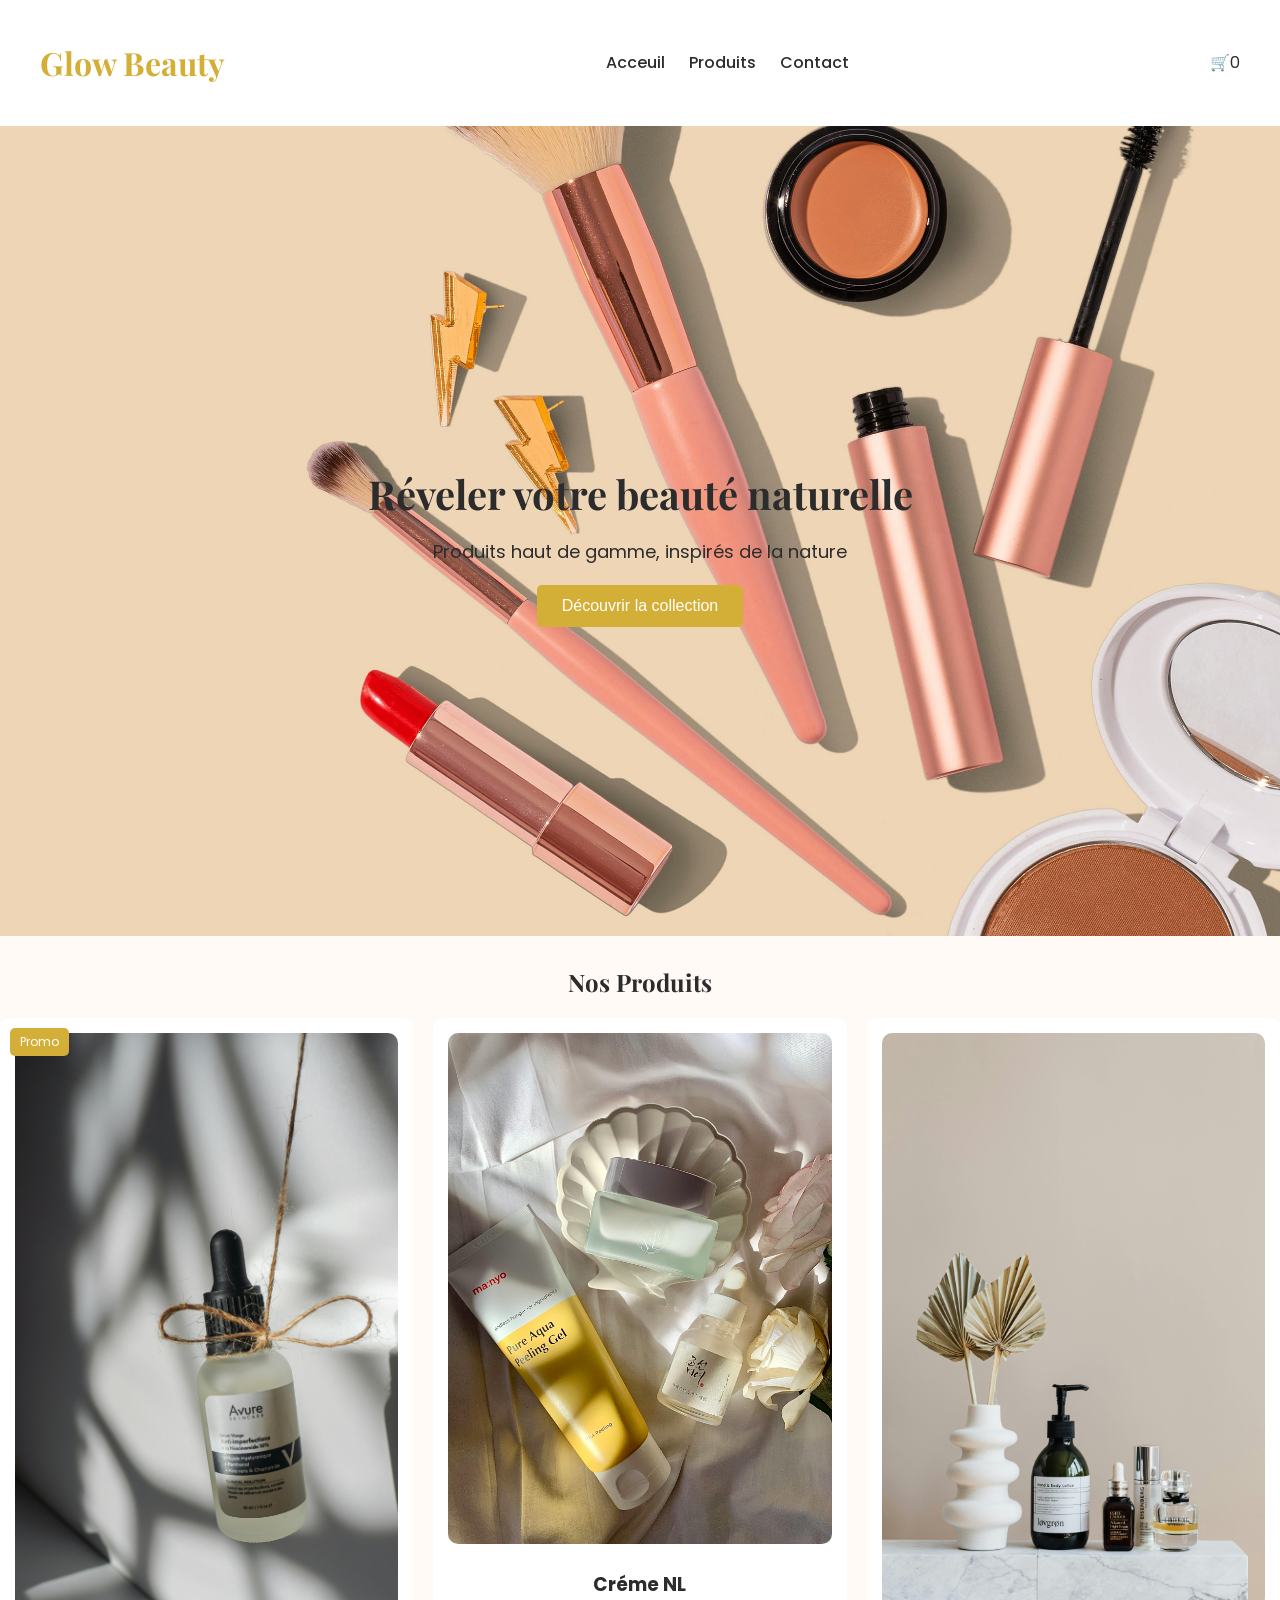
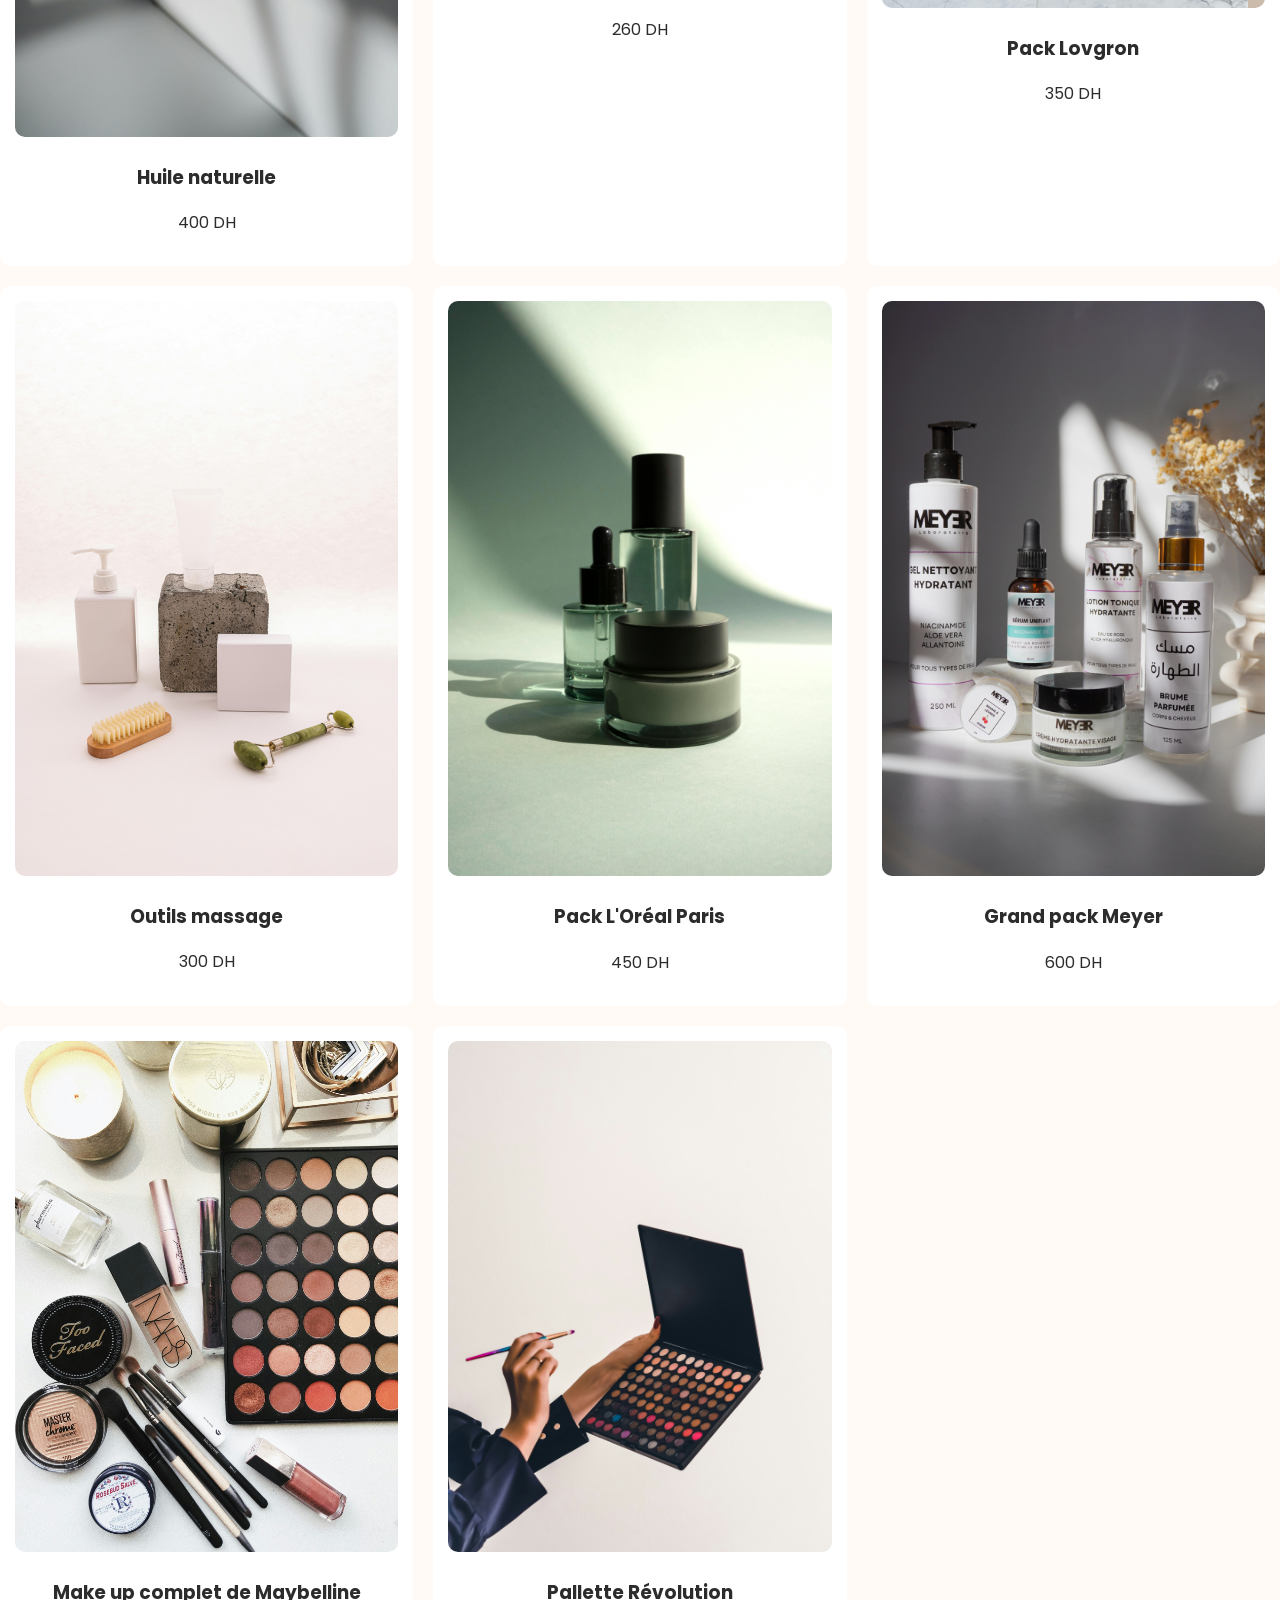
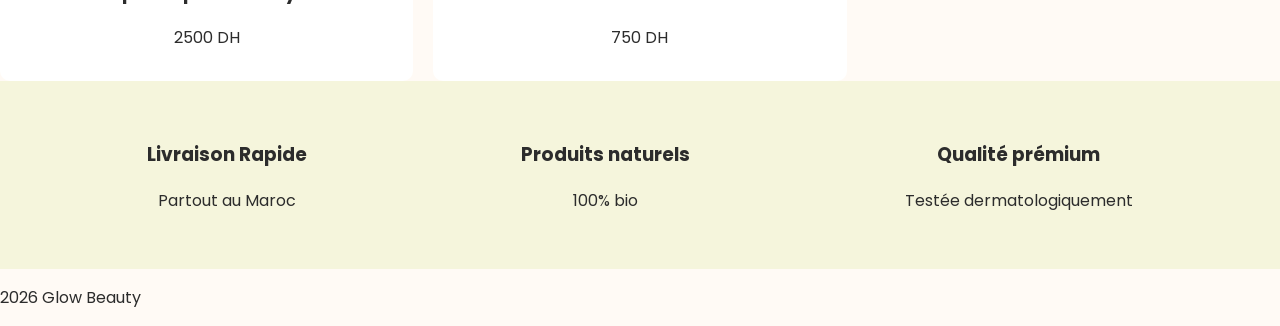
<file: index.html>
<!DOCTYPE html>    <!--Dit au navigateur que c'est une page HTML-->
<html lang="fr">   <!--langue du site-->
    <head>          <!--cerveau du site-->
        <meta charset="UTF-8">                      <!--Permet d'afficher correctements les accents-->
        <title>Boutique Cosmétique</title>          <!--titre dans l'onglet du navigateur-->
        <link href="https://fonts.googleapis.com/css2?family=Playfair+Display&family=Poppins&display=swap" rel="stylesheet">     <!--importer des polices depuis Google fonts-->
        <link rel="stylesheet" href="style.css">        <!--relie le HTML au CSS-->
        
    </head>
    
    <body>

        <header class="header">                <!--pour le haut du site-->
            <h1 class="logo">Glow Beauty</h1>                         <!--nom su site-->
            
            <nav>                                          <!--menu de navigation-->
                <a href="index.html">Acceuil</a>            <!--lien vers d'autres pages-->
                <a href="produits.html">Produits</a>
                <a href="contact.html">Contact</a>
            </nav>
            <div id="cart">🛒0</div>
        </header>

        <section class="hero">                     <!--sert a organiser le contenu-->
            <div class="hero-content">
                <h2>Réveler votre beauté naturelle</h2>             <!--titre-->
                <p>Produits haut de gamme, inspirés de la nature</p>           <!--texte-->
                <button>Découvrir la collection</button>                          <!--bouton-->
            </div> 
        </section>

        <section class="produits">                  <!--section pour afficher les produits-->
            <h2>Nos Produits</h2>
            
            <div class="grid">                         <!--conteneur qui va devenir une grille-->
                <div class="card">                      <!--une "carte produit"-->
                    <span class="badge">Promo</span>     <!--petit element pour afficher"Promo"-->

                    <img src="produit1.jpg">                    <!--image du produit-->
                    <h3>Huile naturelle</h3>                               <!--nom du produit-->
                    <p>400 DH</p>                                       <!--prix-->
                </div>

                <div class="card">
                    <img src="produit2.jpg">
                    <h3>Créme NL</h3>
                    <p>260 DH</p>
                </div>
                <div class="card">
                    <img src="produit3.jpg">
                    <h3>Pack Lovgron</h3>
                    <p>350 DH</p>
                </div>
                <div class="card">
                    <img src="produit4.jpg">
                    <h3>Outils massage</h3>
                    <p>300 DH</p>
                </div>
                <div class="card">
                    <img src="produit5.jpg">
                    <h3>Pack L'Oréal Paris</h3>
                    <p>450 DH</p>
                </div>
                <div class="card">
                    <img src="produit6.jpg">
                    <h3>Grand pack Meyer</h3>
                    <p>600 DH</p>
                </div>
                <div class="card">
                    <img src="produit7.jpg">
                    <h3>Make up complet de Maybelline</h3>
                    <p>2500 DH</p>
                </div>
                <div class="card">
                    <img src="produit8.jpg">
                    <h3>Pallette Révolution</h3>
                    <p>750 DH</p>
                </div>
            </div>
        </section>
        <section class="engagements">
            <div>
                <h3>Livraison Rapide</h3>
                <p>Partout au Maroc</p>
            </div>

            <div>
                <h3>Produits naturels</h3>
                <p>100% bio</p>
            </div>

            <div>
                <h3>Qualité prémium</h3>
                <p>Testée dermatologiquement</p>
            </div>
        </section>
        <footer>                                    <!--bas du site-->
            <p> 2026 Glow Beauty</p>
        </footer>
        <script src="products.js"></script>
        <script src="script.js"></script>
    </body>
</html>
</file>
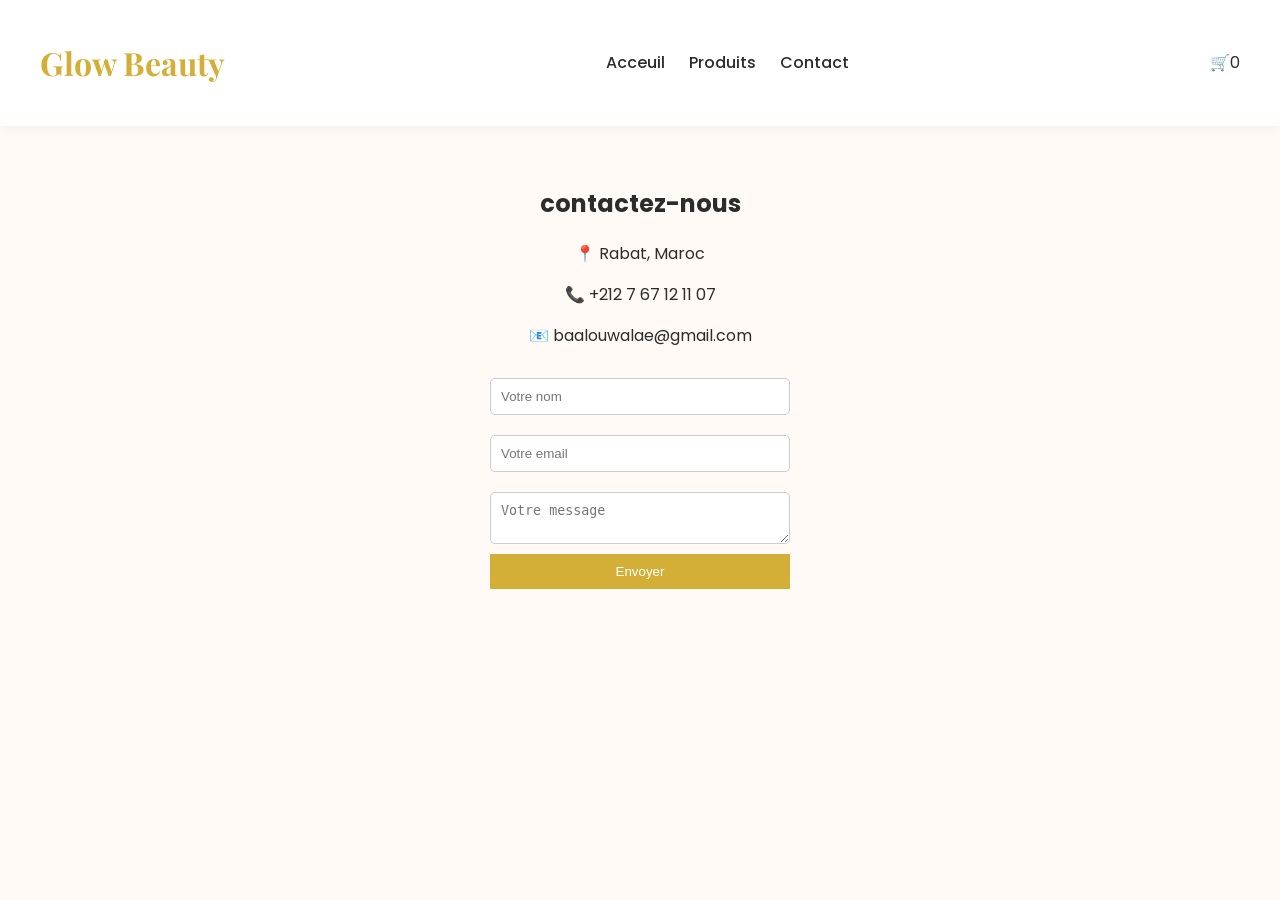
<file: contact.html>
<!DOCTYPE html>    <!--Dit au navigateur que c'est une page HTML-->
<html lang="fr">   <!--langue du site-->
    <head>          <!--cerveau du site-->
        <meta charset="UTF-8">                      <!--Permet d'afficher correctements les accents-->
        <title>Boutique Cosmétique</title>          <!--titre dans l'onglet du navigateur-->
        <link href="https://fonts.googleapis.com/css2?family=Playfair+Display&family=Poppins&display=swap" rel="stylesheet">     <!--importer des polices depuis Google fonts-->
        <link rel="stylesheet" href="style.css">        <!--relie le HTML au CSS-->
        
    </head>
    
    <body>

        <header class="header">                <!--pour le haut du site-->
            <h1 class="logo">Glow Beauty</h1>                          <!--nom su site-->
            
            <nav>                                          <!--menu de navigation-->
                <a href="index.html">Acceuil</a>            <!--lien vers d'autres pages-->
                <a href="produits.html">Produits</a>
                <a href="contact.html">Contact</a>
                
            </nav>
            <div id="cart">🛒0</div>
        </header>

        <section class="contact">
            <h2>contactez-nous</h2>

            <p>📍 Rabat, Maroc</p>
            <p>📞 +212 7 67 12 11 07</p>
            <p>📧 baalouwalae@gmail.com</p>

            <form>
                <input type="text" placeholder="Votre nom" required>
                <input type="email" placeholder="Votre email" required>
                <textarea placeholder="Votre message" required></textarea>
                <button type="submit">Envoyer</button>
            </form>
        </section>
        <script src="products.js"></script>
        <script src="script.js"></script>
    </body>
</html>
</file>
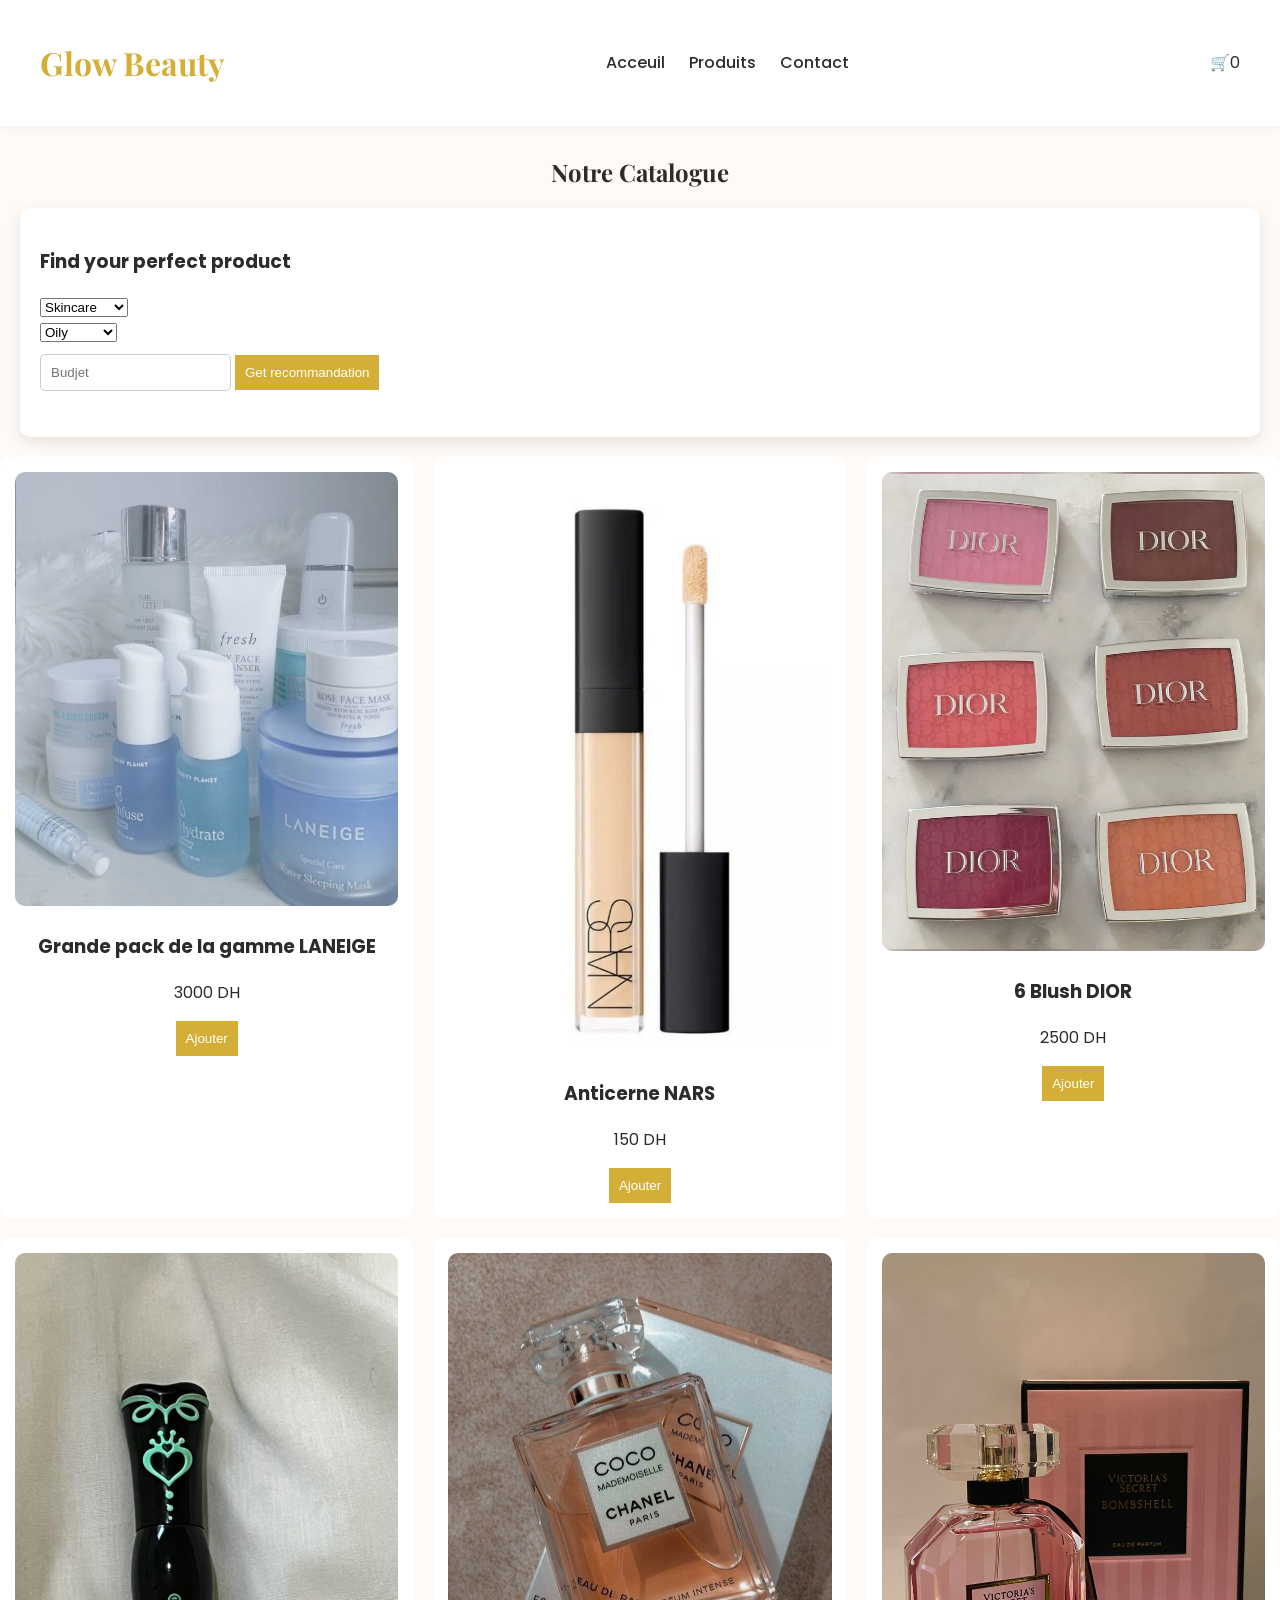
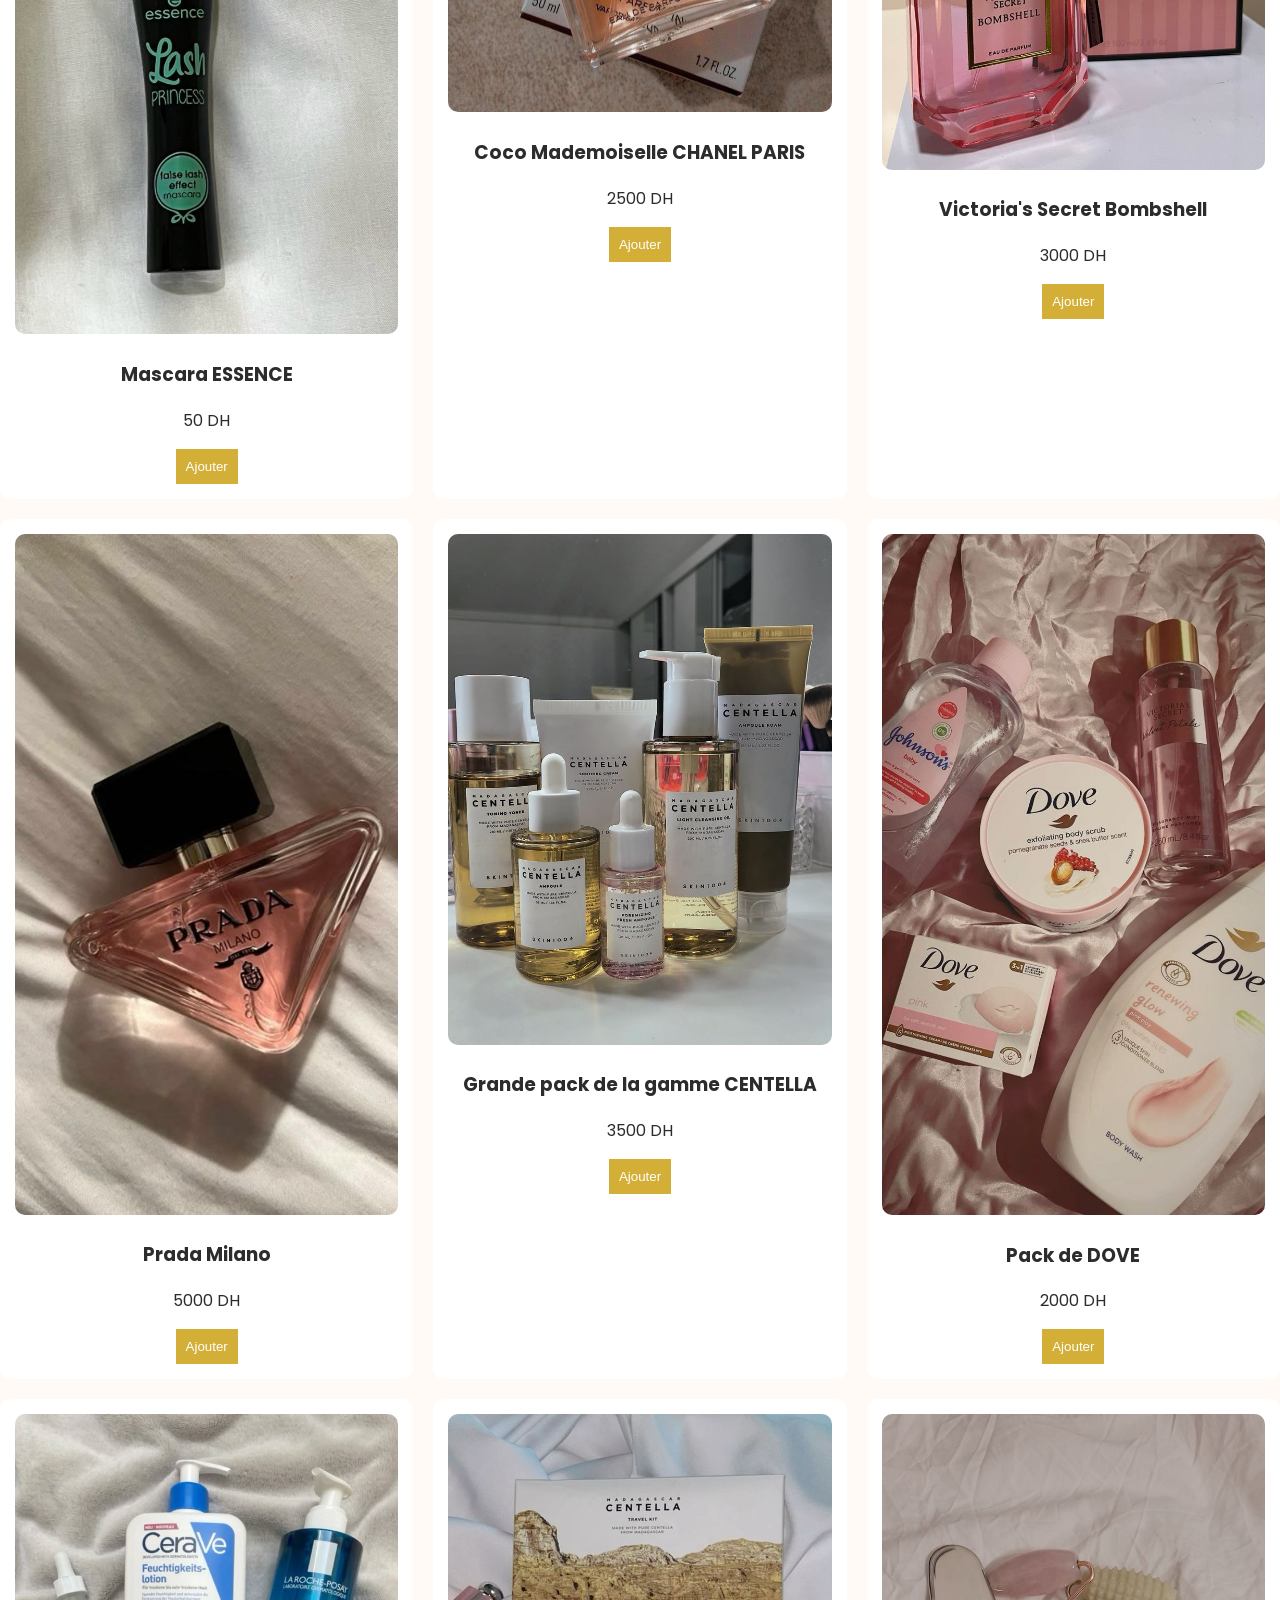
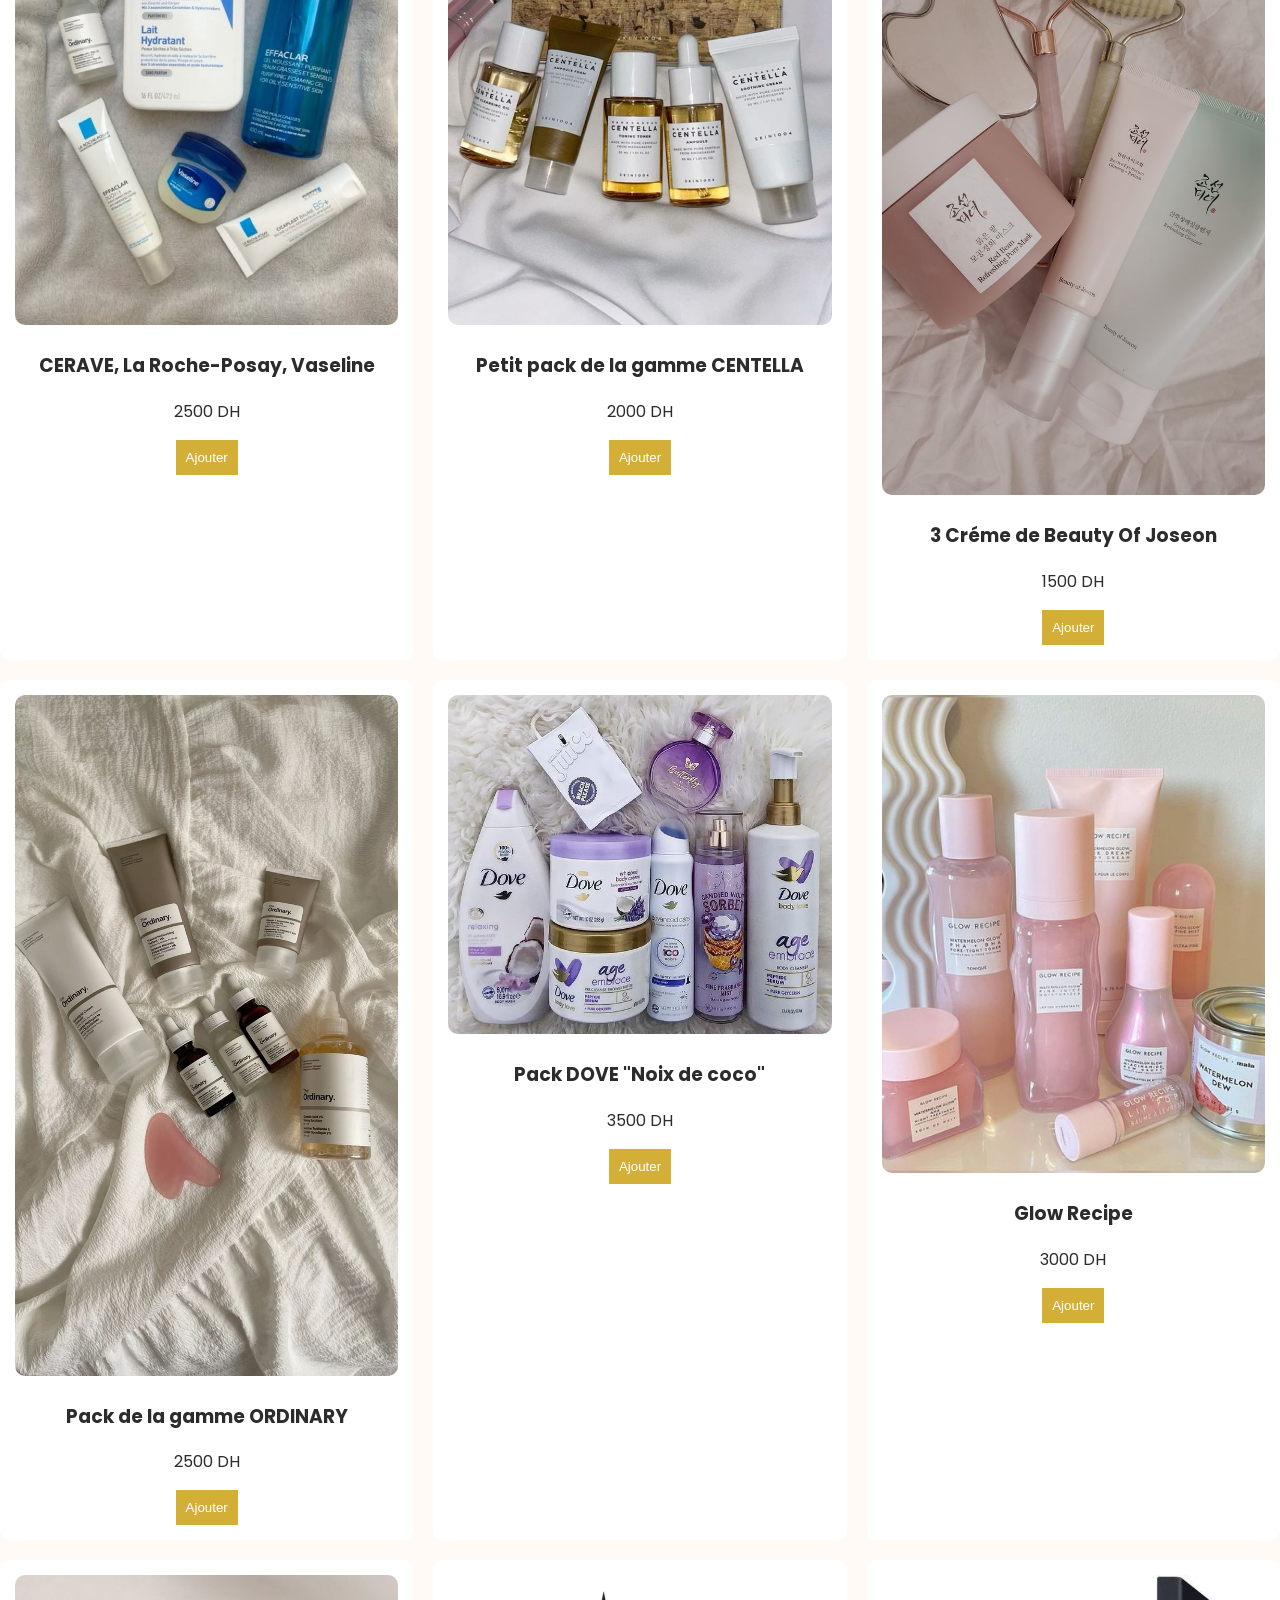
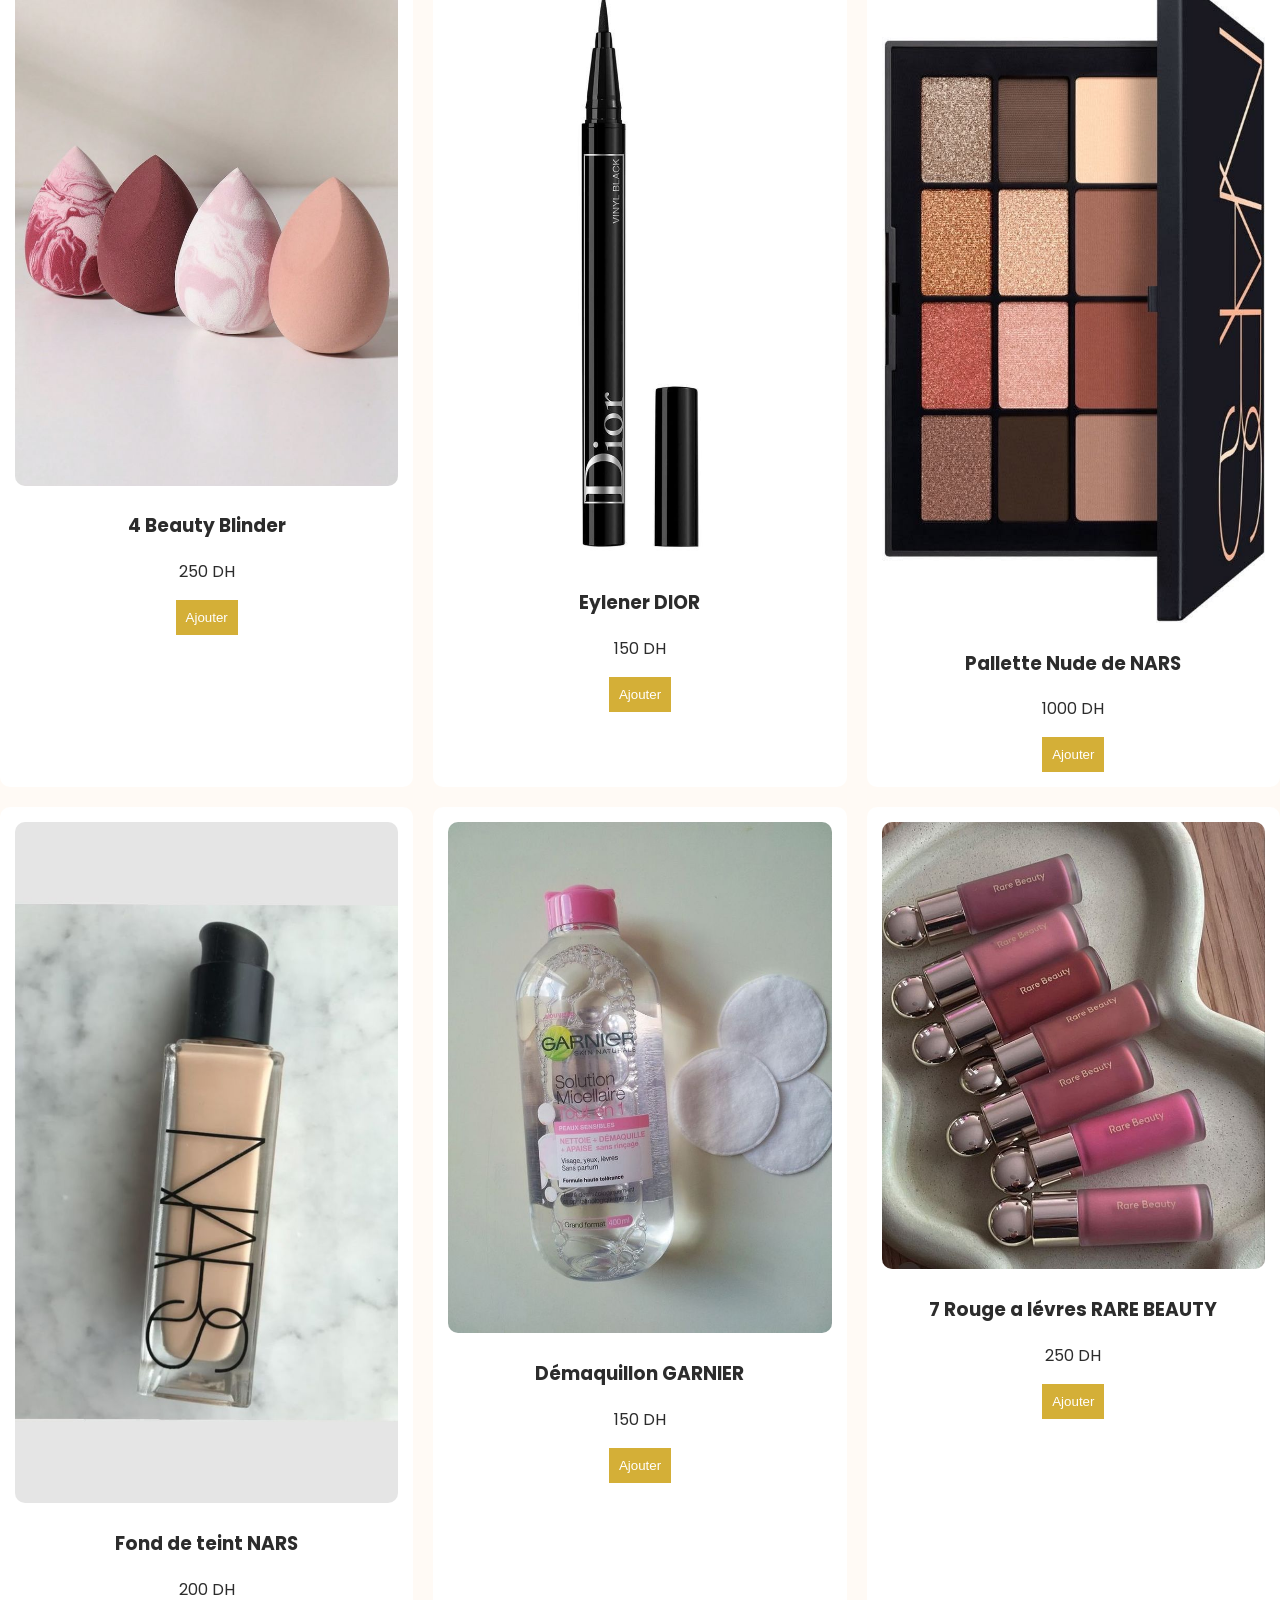
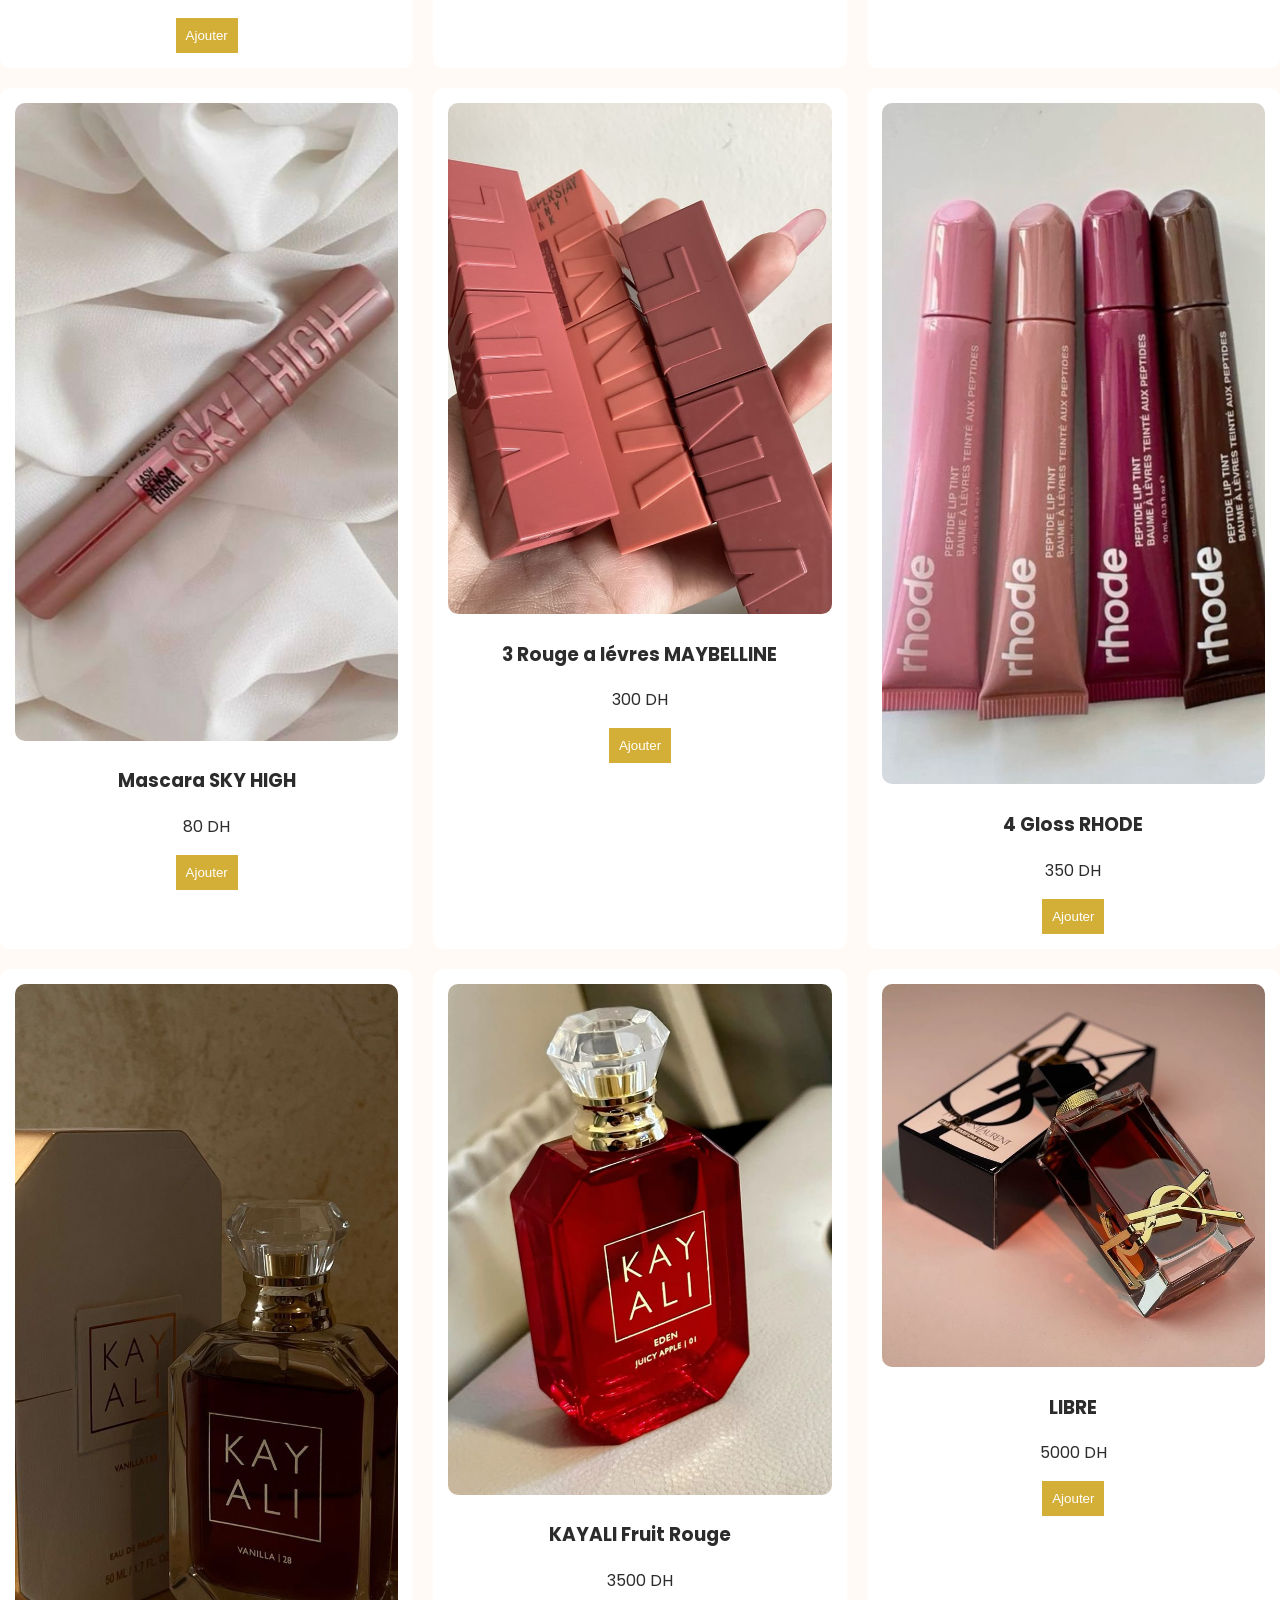
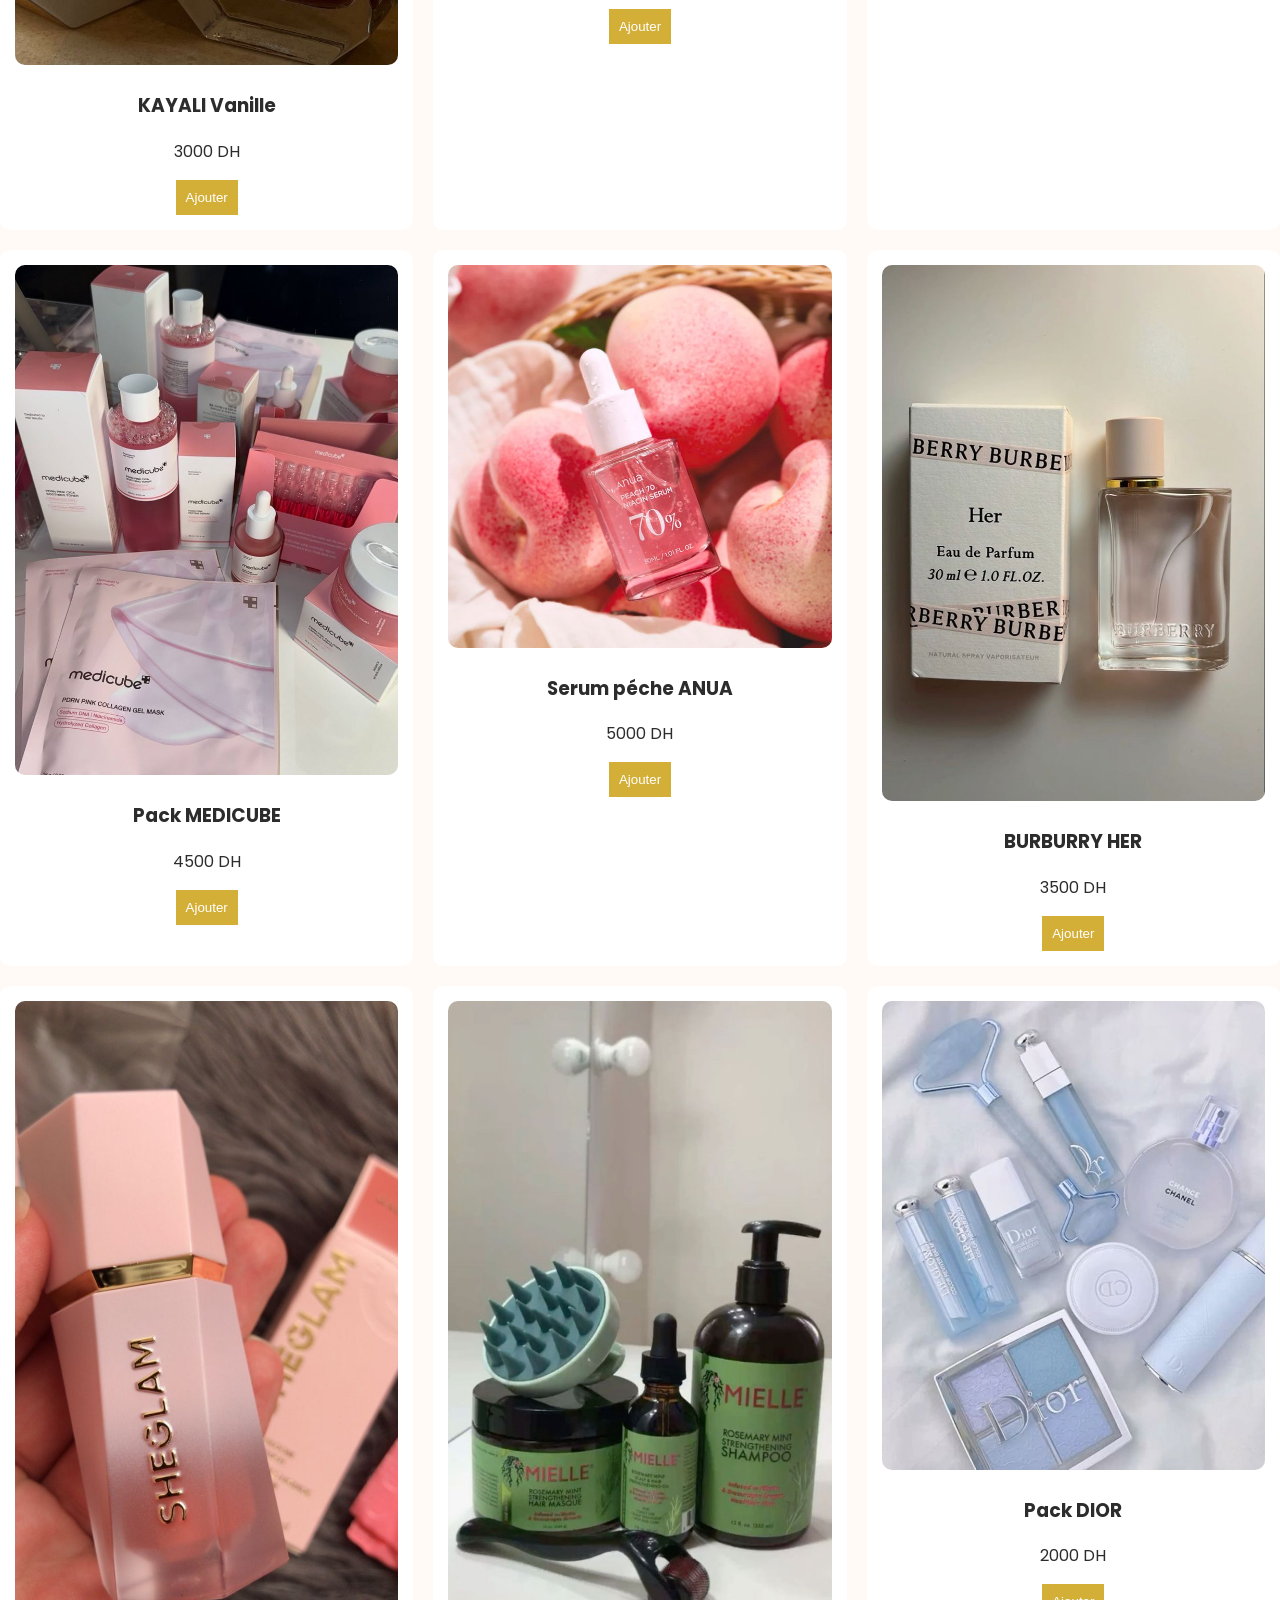
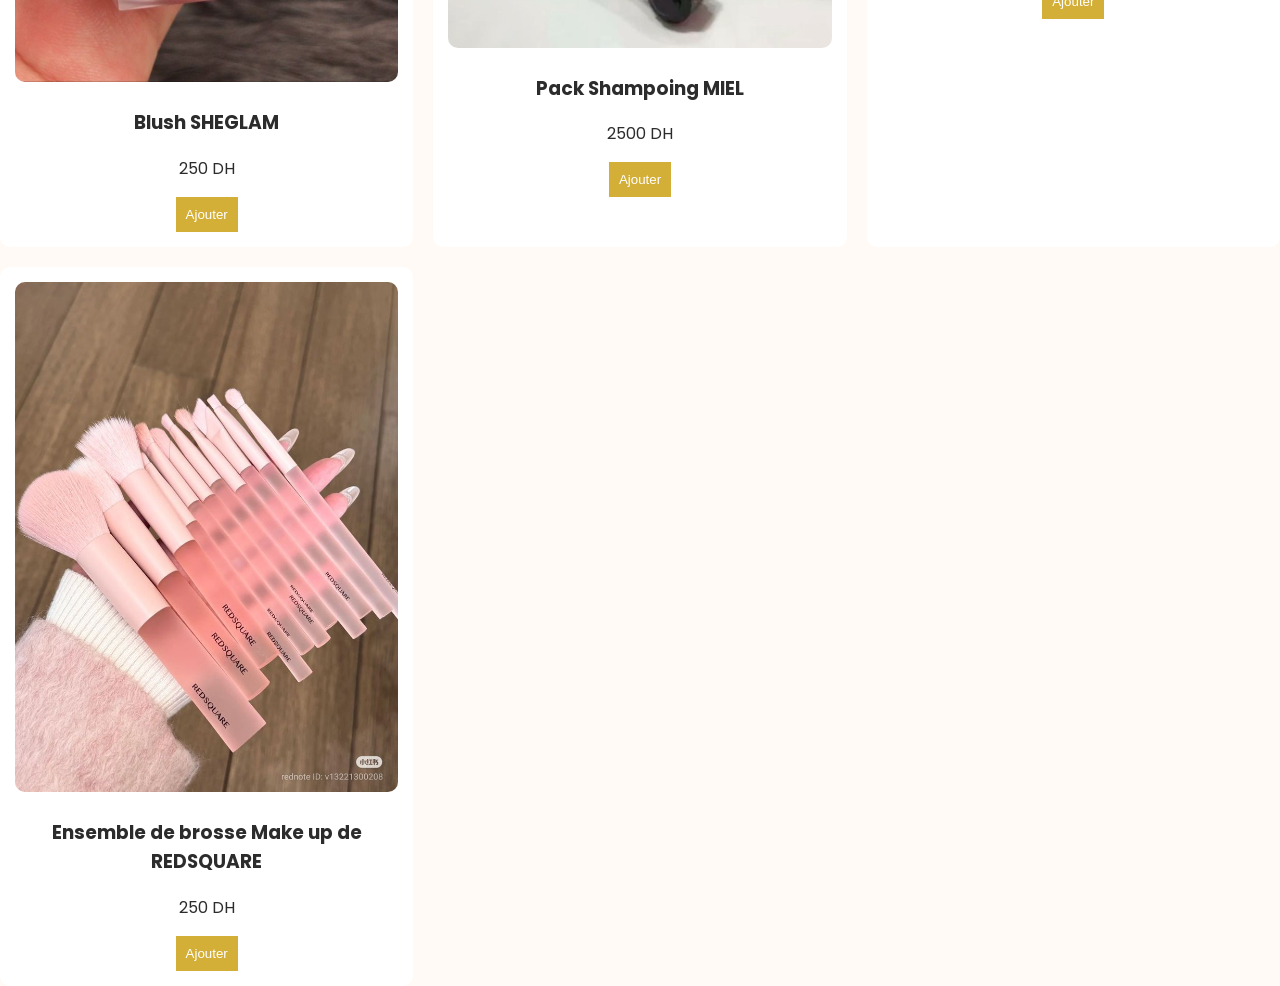
<file: produits.html>
<!DOCTYPE html>    <!--Dit au navigateur que c'est une page HTML-->
<html lang="fr">   <!--langue du site-->
    <head>          <!--cerveau du site-->
        <meta charset="UTF-8">                      <!--Permet d'afficher correctements les accents-->
        <title>Produits-Glow Beauty</title>
        <link href="https://fonts.googleapis.com/css2?family=Playfair+Display&family=Poppins&display=swap" rel="stylesheet">     <!--importer des polices depuis Google fonts-->
        <link rel="stylesheet" href="style.css">        <!--relie le HTML au CSS-->
    </head>

    <body>
        <header class="header">                <!--pour le haut du site-->
            <h1 class="logo">Glow Beauty</h1>
            
            <nav>                                          <!--menu de navigation-->
                <a href="index.html">Acceuil</a>            <!--lien vers d'autres pages-->
                <a href="produits.html">Produits</a>
                <a href="contact.html">Contact</a>
            </nav>
            <div id="cart">🛒0</div>
        </header>

        <section class="produits">                  <!--section pour afficher les produits-->
            <h2>Notre Catalogue</h2>

            <div class="ai-recommendation">
                <h3>Find your perfect product </h3>

                <select id="category">
                    <option value="skincare">Skincare</option>
                    <option value="makeup">Makeup</option>
                    <option value="perfume">PERFUME</option>
                    <option value="box">Box</option>
                </select>
                <div id="skin-container">
                <select id="skin">
                    <option value="oily">Oily</option>
                    <option value="dry">Dry</option>
                    <option value="sensitive">Sensitive</option>
                </select>
                </div>
                <input type="number" id="budget" placeholder="Budjet">

                <button onclick="recommandProduct()">Get recommandation</button>

                <p id="result"></p>
            </div>
            
            <div class="grid">                         <!--conteneur qui va devenir une grille-->
                <div class="card">                      <!--une "carte produit"-->
                    <img src="pro1.jpeg">                    <!--image du produit-->
                    <h3>Grande pack de la gamme LANEIGE</h3>                               <!--nom du produit-->
                    <p> 3000 DH</p>                                       <!--prix-->
                    <button class="add-to-cart">Ajouter</button>
                </div>

                <div class="card">                      <!--une "carte produit"-->
                    <img src="pro2.jpeg">                    <!--image du produit-->
                    <h3>Anticerne NARS</h3>                               <!--nom du produit-->
                    <p> 150 DH</p>                                       <!--prix-->
                    <button class="add-to-cart">Ajouter</button>
                </div>

                <div class="card">                      <!--une "carte produit"-->
                    <img src="pro3.jpeg">                    <!--image du produit-->
                    <h3>6 Blush DIOR</h3>                               <!--nom du produit-->
                    <p> 2500 DH</p>                                       <!--prix-->
                    <button class="add-to-cart">Ajouter</button>
                </div>

                <div class="card">                      <!--une "carte produit"-->
                    <img src="pro4.jpeg">                    <!--image du produit-->
                    <h3>Mascara ESSENCE</h3>                               <!--nom du produit-->
                    <p> 50 DH</p>                                       <!--prix-->
                    <button class="add-to-cart">Ajouter</button>
                </div>

                <div class="card">                      <!--une "carte produit"-->
                    <img src="pro5.jpeg">                    <!--image du produit-->
                    <h3>Coco Mademoiselle CHANEL PARIS</h3>                               <!--nom du produit-->
                    <p> 2500 DH</p>                                       <!--prix-->
                    <button class="add-to-cart">Ajouter</button>
                </div>

                <div class="card">                      <!--une "carte produit"-->
                    <img src="pro6.jpeg">                    <!--image du produit-->
                    <h3>Victoria's Secret Bombshell</h3>                               <!--nom du produit-->
                    <p> 3000 DH</p>                                       <!--prix-->
                    <button class="add-to-cart">Ajouter</button>
                </div>

                <div class="card">                      <!--une "carte produit"-->
                    <img src="pro7.jpeg">                    <!--image du produit-->
                    <h3>Prada Milano</h3>                               <!--nom du produit-->
                    <p> 5000 DH</p>                                       <!--prix-->
                    <button class="add-to-cart">Ajouter</button>
                </div>

                <div class="card">                      <!--une "carte produit"-->
                    <img src="pro8.jpeg">                    <!--image du produit-->
                    <h3>Grande pack de la gamme CENTELLA</h3>                               <!--nom du produit-->
                    <p> 3500 DH</p>                                       <!--prix-->
                    <button class="add-to-cart">Ajouter</button>
                </div>

                <div class="card">                      <!--une "carte produit"-->
                    <img src="pro9.jpeg">                    <!--image du produit-->
                    <h3>Pack de DOVE</h3>                               <!--nom du produit-->
                    <p> 2000 DH</p>                                       <!--prix-->
                    <button class="add-to-cart">Ajouter</button>
                </div>
                
                <div class="card">                      <!--une "carte produit"-->
                    <img src="pro10.jpeg">                    <!--image du produit-->
                    <h3>CERAVE, La Roche-Posay, Vaseline</h3>                               <!--nom du produit-->
                    <p> 2500 DH</p>                                       <!--prix-->
                    <button class="add-to-cart">Ajouter</button>
                </div>

                <div class="card">                      <!--une "carte produit"-->
                    <img src="pro11.jpeg">                    <!--image du produit-->
                    <h3>Petit pack de la gamme CENTELLA</h3>                               <!--nom du produit-->
                    <p> 2000 DH</p>                                       <!--prix-->
                    <button class="add-to-cart">Ajouter</button>
                </div>

                <div class="card">                      <!--une "carte produit"-->
                    <img src="pro12.jpeg">                    <!--image du produit-->
                    <h3>3 Créme de Beauty Of Joseon</h3>                               <!--nom du produit-->
                    <p> 1500 DH</p>                                       <!--prix-->
                    <button class="add-to-cart">Ajouter</button>
                </div>

                <div class="card">                      <!--une "carte produit"-->
                    <img src="pro13.jpeg">                    <!--image du produit-->
                    <h3>Pack de la gamme ORDINARY</h3>                               <!--nom du produit-->
                    <p> 2500 DH</p>                                       <!--prix-->
                    <button class="add-to-cart">Ajouter</button>
                </div>

                <div class="card">                      <!--une "carte produit"-->
                    <img src="pro14.jpeg">                    <!--image du produit-->
                    <h3>Pack DOVE "Noix de coco"</h3>                               <!--nom du produit-->
                    <p> 3500 DH</p>                                       <!--prix-->
                    <button class="add-to-cart">Ajouter</button>
                </div>

                <div class="card">                      <!--une "carte produit"-->
                    <img src="pro15.jpeg">                    <!--image du produit-->
                    <h3>Glow Recipe</h3>                               <!--nom du produit-->
                    <p> 3000 DH</p>                                       <!--prix-->
                    <button class="add-to-cart">Ajouter</button>
                </div>

                <div class="card">                      <!--une "carte produit"-->
                    <img src="pro16.jpeg">                    <!--image du produit-->
                    <h3>4 Beauty Blinder</h3>                               <!--nom du produit-->
                    <p> 250 DH</p>                                       <!--prix-->
                    <button class="add-to-cart">Ajouter</button>
                </div>

                <div class="card">                      <!--une "carte produit"-->
                    <img src="pro17.jpeg">                    <!--image du produit-->
                    <h3>Eylener DIOR</h3>                               <!--nom du produit-->
                    <p> 150 DH</p>                                       <!--prix-->
                    <button class="add-to-cart">Ajouter</button>
                </div>

                <div class="card">                      <!--une "carte produit"-->
                    <img src="pro18.jpeg">                    <!--image du produit-->
                    <h3>Pallette Nude de NARS</h3>                               <!--nom du produit-->
                    <p> 1000 DH</p>                                       <!--prix-->
                    <button class="add-to-cart">Ajouter</button>
                </div>

                <div class="card">                      <!--une "carte produit"-->
                    <img src="pro19.jpeg">                    <!--image du produit-->
                    <h3>Fond de teint NARS</h3>                               <!--nom du produit-->
                    <p> 200 DH</p>                                       <!--prix-->
                    <button class="add-to-cart">Ajouter</button>
                </div>

                <div class="card">                      <!--une "carte produit"-->
                    <img src="pro20.jpeg">                    <!--image du produit-->
                    <h3>Démaquillon GARNIER</h3>                               <!--nom du produit-->
                    <p> 150 DH</p>                                       <!--prix-->
                    <button class="add-to-cart">Ajouter</button>
                </div>

                <div class="card">                      <!--une "carte produit"-->
                    <img src="pro21.jpeg">                    <!--image du produit-->
                    <h3>7 Rouge a lévres RARE BEAUTY </h3>                               <!--nom du produit-->
                    <p> 250 DH</p>                                       <!--prix-->
                    <button class="add-to-cart">Ajouter</button>
                </div>

                <div class="card">                      <!--une "carte produit"-->
                    <img src="pro22.jpeg">                    <!--image du produit-->
                    <h3>Mascara SKY HIGH</h3>                               <!--nom du produit-->
                    <p> 80 DH</p>                                       <!--prix-->
                    <button class="add-to-cart">Ajouter</button>
                </div>

                <div class="card">                      <!--une "carte produit"-->
                    <img src="pro23.jpeg">                    <!--image du produit-->
                    <h3>3 Rouge a lévres MAYBELLINE</h3>                               <!--nom du produit-->
                    <p> 300 DH</p>                                       <!--prix-->
                    <button class="add-to-cart">Ajouter</button>
                </div>

                <div class="card">                      <!--une "carte produit"-->
                    <img src="pro24.jpeg">                    <!--image du produit-->
                    <h3>4 Gloss RHODE</h3>                               <!--nom du produit-->
                    <p> 350 DH</p>                                       <!--prix-->
                    <button class="add-to-cart">Ajouter</button>
                </div>

                <div class="card">                      <!--une "carte produit"-->
                    <img src="pro25.jpeg">                    <!--image du produit-->
                    <h3>KAYALI Vanille</h3>                               <!--nom du produit-->
                    <p> 3000 DH</p>                                       <!--prix-->
                    <button class="add-to-cart">Ajouter</button>
                </div>

                <div class="card">                      <!--une "carte produit"-->
                    <img src="pro26.jpeg">                    <!--image du produit-->
                    <h3>KAYALI Fruit Rouge</h3>                               <!--nom du produit-->
                    <p> 3500 DH</p>                                       <!--prix-->
                    <button class="add-to-cart">Ajouter</button>
                </div>

                <div class="card">                      <!--une "carte produit"-->
                    <img src="pro27.jpeg">                    <!--image du produit-->
                    <h3>LIBRE</h3>                               <!--nom du produit-->
                    <p> 5000 DH</p>                                       <!--prix-->
                    <button class="add-to-cart">Ajouter</button>
                </div>

                <div class="card">                      <!--une "carte produit"-->
                    <img src="pro28.jpeg">                    <!--image du produit-->
                    <h3>Pack MEDICUBE</h3>                               <!--nom du produit-->
                    <p> 4500 DH</p>                                       <!--prix-->
                    <button class="add-to-cart">Ajouter</button>
                </div>

                <div class="card">                      <!--une "carte produit"-->
                    <img src="pro29.jpeg">                    <!--image du produit-->
                    <h3>Serum péche ANUA</h3>                               <!--nom du produit-->
                    <p> 5000 DH</p>                                       <!--prix-->
                    <button class="add-to-cart">Ajouter</button>
                </div>

                <div class="card">                      <!--une "carte produit"-->
                    <img src="pro30.jpeg">                    <!--image du produit-->
                    <h3>BURBURRY HER</h3>                               <!--nom du produit-->
                    <p> 3500 DH</p>                                       <!--prix-->
                    <button class="add-to-cart">Ajouter</button>
                </div>

                <div class="card">                      <!--une "carte produit"-->
                    <img src="pro31.jpeg">                    <!--image du produit-->
                    <h3>Blush SHEGLAM</h3>                               <!--nom du produit-->
                    <p> 250 DH</p>                                       <!--prix-->
                    <button class="add-to-cart">Ajouter</button>
                </div>

                <div class="card">                      <!--une "carte produit"-->
                    <img src="pro32.jpeg">                    <!--image du produit-->
                    <h3>Pack Shampoing MIEL</h3>                               <!--nom du produit-->
                    <p> 2500 DH</p>                                       <!--prix-->
                    <button class="add-to-cart">Ajouter</button>
                </div>

                <div class="card">                      <!--une "carte produit"-->
                    <img src="pro33.jpeg">                    <!--image du produit-->
                    <h3>Pack DIOR</h3>                               <!--nom du produit-->
                    <p> 2000 DH</p>                                       <!--prix-->
                    <button class="add-to-cart">Ajouter</button>
                </div>

                <div class="card">                      <!--une "carte produit"-->
                    <img src="pro34.jpeg">                    <!--image du produit-->
                    <h3>Ensemble de brosse Make up de REDSQUARE</h3>                               <!--nom du produit-->
                    <p> 250 DH</p>                                       <!--prix-->
                    <button class="add-to-cart">Ajouter</button>
                </div>
            </div>
        </section>
        <script src="products.js"></script>
        <script src="script.js"></script>
    </body>
</html>
</file>
<file: style.css>
body{
                margin: 0;
                font-family: 'Poppins', sans-serif;
                background-color: #fffaf5;
                color: #2c2c2c;
            }

            .header{
                display: flex;
                justify-content: space-between;
                padding: 20px 40px;
                background-color: white;
                align-items: center;
                box-shadow: 0 2px 10px rgba(0, 0, 0, 0.05);
            }

            .logo{
                font-family: 'Playfair Display', serif;
                color: #d4af37;
            }

            nav a{
                margin-left: 20px;
                text-decoration: none;
                color: #2c2c2c;
                font-weight: 500;
                transition: 0.3s;
            }

            nav a:hover{
                color: #d4af37;
            }

            .hero{
                height: 90vh;
                background: url('bg.jpg');
                background-size: cover;
                background-position: center;

                display: flex;
                justify-content: center;
                align-items: center;
                text-align: center;

            }

            .hero-content h2{
                font-family: 'Playfair Display', serif;
                font-size: 40px;
                color: #2c2c2c;
                margin-bottom: 10px;
            }

            .hero-content p{
                margin-bottom: 20px;
                font-size: 18px;
            }

            .hero button{
                background-color: #d4af37;
                border: none;
                padding: 12px 25px;
                color: white;
                font-size: 16px;
                cursor: pointer;
                border-radius: 5px;
                transition: 0.3s;
            }

            .hero button:hover{
                background-color: #b8962e;
            }

            .grid{
                display: grid;
                grid-template-columns: repeat(3, 1fr);
                gap: 20px;
            }

            .card{
                background-color: white;
                padding: 15px;
                text-align: center;
                position: relative;                         
                border-radius: 10px;        
                transition: 0.3s;
            }

            .card:hover{
                transform: scale(1.05);
                box-shadow: 0 10px 25px rgba(0, 0, 0, 0.2);
            }

            .badge{
                position: absolute;
                top: 10px;
                left: 10px;
                background-color: #d4af37;
                color: white;
                padding: 5px 10px;
                font-size: 12px;
                border-radius: 5px;
            }
            
            .card img{
                width: 100%;
                border-radius: 10px;
            }

            .engagements{
                display: flex;
                justify-content: space-around;
                padding: 40px;
                background-color: #f5f5dc;
                text-align: center;
            }

            .produits h2{
                text-align: center;
                margin-top: 30px;
                font-family: 'Playfair Display', serif;
            }

            .contact{
                text-align: center;
                padding: 40px;
            }

            form{
                display: flex;
                flex-direction: column;
                width: 300px;
                margin: 20px auto;
            }

            input, textarea{
                margin: 10px 0;
                padding: 10px;
                border: 1px solid #ccc;
                border-radius: 5px;
            }

            button{
                background-color: #d4af37;
                color: white;
                border: none;
                padding: 10px;
                cursor: pointer;
            }

            button:hover{
                background-color: #b8962e;
            }

            .ai-recommendation {
                background: #fff;
                padding: 20px;
                margin: 20px;
                border-radius: 10px;
                box-shadow: 0 5px 15px rgba(0, 0, 0, 0.1);
            }

            .skin-container {
                display: none;
            }
            
            @media (max-width: 768px) {
                header{
                    flex-direction: column;
                    text-align: center;
                }
                nav {
                    margin-top: 10px;
                }
                .grid{
                    grid-template-columns: 1fr;
                }
                .hero{
                    height: auto;
                    padding: 50px 20px;
                }
                .hero-content h2{
                    font-size: 28px;
                }
            }
</file>
